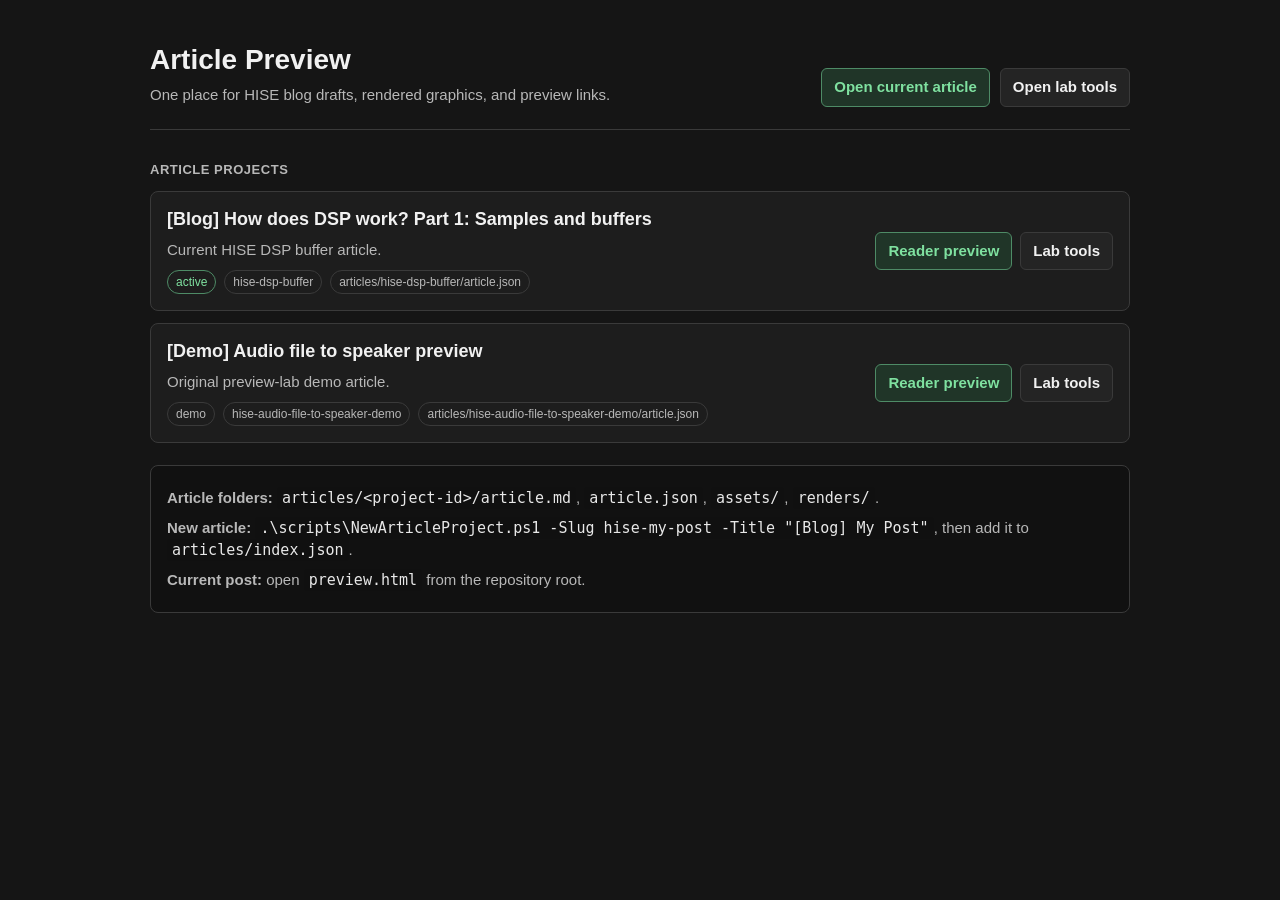
<file: ARTICLE_INDEX.html>
<!doctype html>
<html lang="en">
  <head>
    <meta charset="utf-8">
    <meta name="viewport" content="width=device-width, initial-scale=1">
    <title>Audio Diagram Tools Article Preview</title>
    <style>
      :root {
        color-scheme: dark;
        --bg: #151515;
        --panel: #1d1d1d;
        --panel-2: #242424;
        --line: #3a3a3a;
        --text: #f1f1f1;
        --muted: #b8b8b8;
        --green: #7fe1a0;
        --blue: #8fb8ff;
      }

      * {
        box-sizing: border-box;
      }

      body {
        margin: 0;
        min-height: 100vh;
        background: var(--bg);
        color: var(--text);
        font: 15px/1.5 Inter, "Segoe UI", Arial, sans-serif;
      }

      main {
        width: min(980px, calc(100% - 48px));
        margin: 0 auto;
        padding: 44px 0 56px;
      }

      header {
        display: flex;
        align-items: flex-end;
        justify-content: space-between;
        gap: 24px;
        padding-bottom: 22px;
        border-bottom: 1px solid var(--line);
      }

      h1 {
        margin: 0;
        font-size: 28px;
        line-height: 1.15;
        font-weight: 700;
      }

      p {
        margin: 8px 0 0;
        color: var(--muted);
      }

      code {
        padding: 2px 5px;
        border-radius: 4px;
        background: #101010;
        color: #e8e8e8;
      }

      .quick-actions {
        display: flex;
        gap: 10px;
        flex-wrap: wrap;
        justify-content: flex-end;
      }

      .button {
        display: inline-flex;
        align-items: center;
        justify-content: center;
        min-height: 34px;
        padding: 7px 12px;
        border: 1px solid var(--line);
        border-radius: 6px;
        background: var(--panel-2);
        color: var(--text);
        text-decoration: none;
        font-weight: 650;
      }

      .button.primary {
        border-color: #4e8b66;
        background: #203528;
        color: var(--green);
      }

      .section-title {
        margin: 30px 0 12px;
        font-size: 13px;
        font-weight: 800;
        color: var(--muted);
        letter-spacing: 0.04em;
        text-transform: uppercase;
      }

      .project-list {
        display: grid;
        gap: 12px;
      }

      .project-card {
        display: grid;
        grid-template-columns: 1fr auto;
        gap: 18px;
        align-items: center;
        padding: 16px;
        border: 1px solid var(--line);
        border-radius: 8px;
        background: var(--panel);
      }

      .project-card h2 {
        margin: 0;
        font-size: 18px;
        line-height: 1.25;
      }

      .meta {
        display: flex;
        flex-wrap: wrap;
        gap: 8px;
        margin-top: 9px;
      }

      .pill {
        padding: 2px 8px;
        border: 1px solid var(--line);
        border-radius: 999px;
        color: var(--muted);
        font-size: 12px;
      }

      .pill.active {
        border-color: #4e8b66;
        color: var(--green);
      }

      .project-actions {
        display: flex;
        gap: 8px;
        flex-wrap: wrap;
        justify-content: flex-end;
      }

      .notes {
        margin-top: 22px;
        padding: 14px 16px;
        border: 1px solid var(--line);
        border-radius: 8px;
        background: #111;
      }

      .notes p {
        margin: 7px 0;
      }

      .file-warning {
        display: none;
        margin-top: 18px;
        padding: 12px 14px;
        border: 1px solid #755a27;
        border-radius: 8px;
        background: #271f12;
        color: #ffd789;
      }

      body.is-file .file-warning {
        display: block;
      }

      @media (max-width: 720px) {
        main {
          width: min(100% - 28px, 980px);
          padding-top: 28px;
        }

        header,
        .project-card {
          grid-template-columns: 1fr;
          display: grid;
        }

        .quick-actions,
        .project-actions {
          justify-content: flex-start;
        }
      }
    </style>
  </head>
  <body>
    <main>
      <header>
        <div>
          <h1>Article Preview</h1>
          <p>One place for HISE blog drafts, rendered graphics, and preview links.</p>
        </div>
        <nav class="quick-actions" aria-label="Preview shortcuts">
          <a id="defaultReaderLink" class="button primary" href="preview.html">Open current article</a>
          <a id="defaultLabLink" class="button" href="preview_lab/hise-published-topic.html?project=../articles/hise-dsp-buffer/article.json&tools=1">Open lab tools</a>
        </nav>
      </header>

      <div class="file-warning">
        This is only the article-project index. For the current blog post, open <code>preview.html</code>.
      </div>

      <h2 class="section-title">Article Projects</h2>
      <section id="projectList" class="project-list" aria-live="polite"></section>

      <section class="notes" aria-label="Workflow notes">
        <p><strong>Article folders:</strong> <code>articles/&lt;project-id&gt;/article.md</code>, <code>article.json</code>, <code>assets/</code>, <code>renders/</code>.</p>
        <p><strong>New article:</strong> <code>.\scripts\NewArticleProject.ps1 -Slug hise-my-post -Title "[Blog] My Post"</code>, then add it to <code>articles/index.json</code>.</p>
        <p><strong>Current post:</strong> open <code>preview.html</code> from the repository root.</p>
      </section>
    </main>

    <script>
      const fallbackIndex = {
        defaultProject: 'hise-dsp-buffer',
        projects: [
          {
            id: 'hise-dsp-buffer',
            title: '[Blog] How does DSP work? Part 1: Samples and buffers',
            path: 'articles/hise-dsp-buffer/article.json',
            status: 'active',
            description: 'Current HISE DSP buffer article.'
          },
          {
            id: 'hise-audio-file-to-speaker-demo',
            title: '[Demo] Audio file to speaker preview',
            path: 'articles/hise-audio-file-to-speaker-demo/article.json',
            status: 'demo',
            description: 'Original preview-lab demo article.'
          }
        ]
      };

      function projectParam(project) {
        return `../${project.path.replace(/^\.\//, '')}`;
      }

      function previewUrl(project, tools) {
        const params = new URLSearchParams({
          project: projectParam(project),
          tools: tools ? '1' : '0'
        });
        return `preview_lab/hise-published-topic.html?${params.toString()}`;
      }

      function pill(text, className) {
        const span = document.createElement('span');
        span.className = `pill ${className || ''}`.trim();
        span.textContent = text;
        return span;
      }

      function render(index) {
        const projects = index.projects || [];
        const defaultProject = projects.find((project) => project.id === index.defaultProject) || projects[0];
        const list = document.getElementById('projectList');
        list.textContent = '';

        if (defaultProject) {
          document.getElementById('defaultReaderLink').href = previewUrl(defaultProject, false);
          document.getElementById('defaultLabLink').href = previewUrl(defaultProject, true);
        }

        for (const project of projects) {
          const card = document.createElement('article');
          card.className = 'project-card';

          const content = document.createElement('div');
          const title = document.createElement('h2');
          title.textContent = project.title || project.id;
          const description = document.createElement('p');
          description.textContent = project.description || project.path;
          const meta = document.createElement('div');
          meta.className = 'meta';
          meta.append(
            pill(project.status || 'draft', project.status === 'active' ? 'active' : ''),
            pill(project.id || 'article'),
            pill(project.path || '')
          );
          content.append(title, description, meta);

          const actions = document.createElement('nav');
          actions.className = 'project-actions';
          actions.setAttribute('aria-label', `${project.title || project.id} actions`);

          const reader = document.createElement('a');
          reader.className = 'button primary';
          reader.href = previewUrl(project, false);
          reader.textContent = 'Reader preview';

          const lab = document.createElement('a');
          lab.className = 'button';
          lab.href = previewUrl(project, true);
          lab.textContent = 'Lab tools';

          actions.append(reader, lab);
          card.append(content, actions);
          list.append(card);
        }
      }

      if (window.location.protocol === 'file:')
        document.body.classList.add('is-file');

      fetch('articles/index.json', { cache: 'no-store' })
        .then((response) => response.ok ? response.json() : fallbackIndex)
        .then(render)
        .catch(() => render(fallbackIndex));
    </script>
  </body>
</html>
</file>
